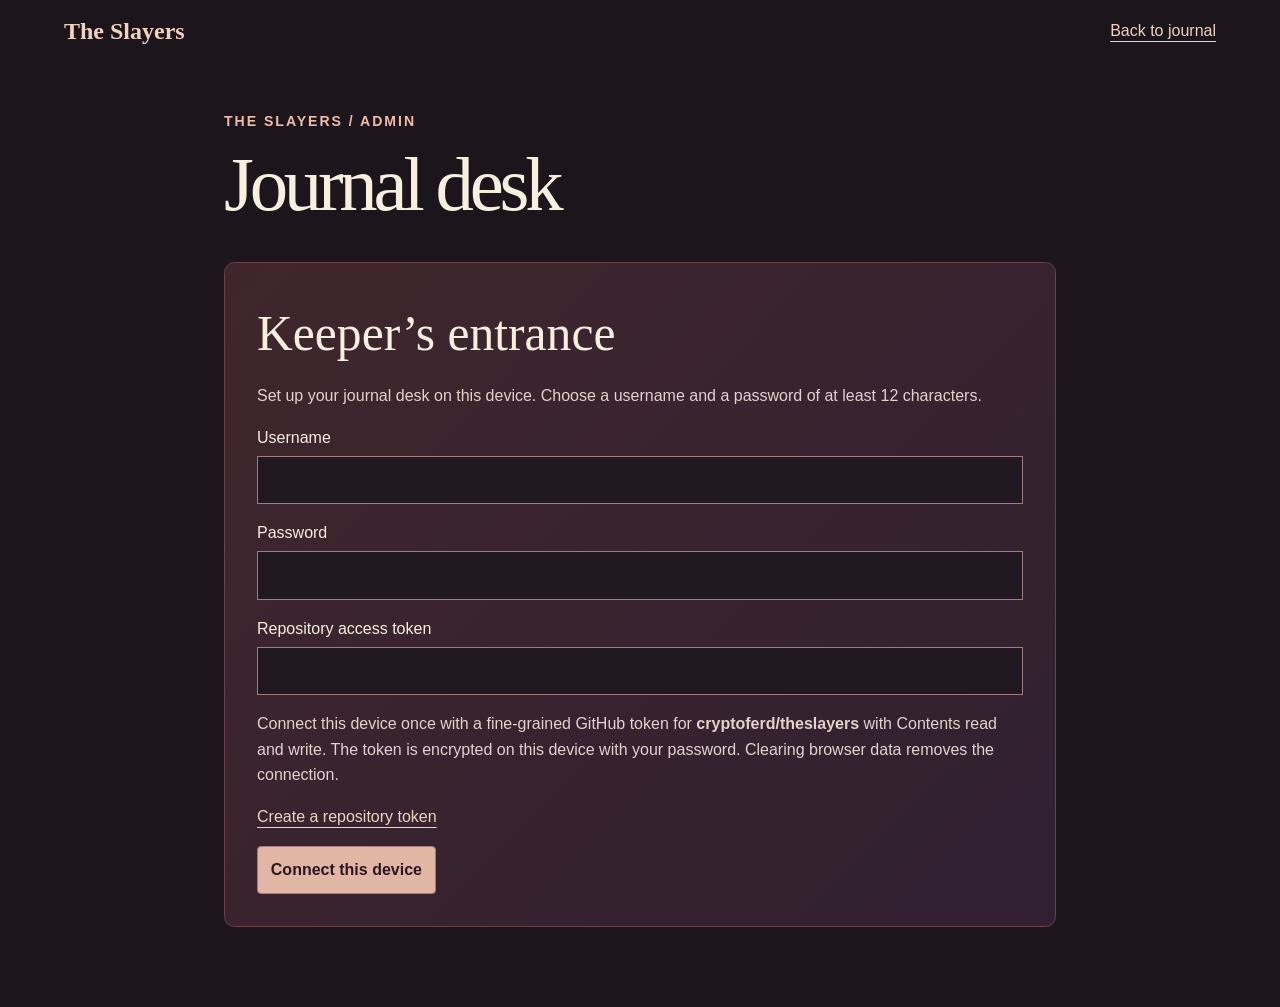
<file: admin/index.html>
<!doctype html>
<html lang="en"><head><meta charset="utf-8"><meta name="viewport" content="width=device-width,initial-scale=1">
<meta http-equiv="Content-Security-Policy" content="default-src 'self'; connect-src https://api.github.com; img-src 'self' blob:; object-src 'none'; base-uri 'none'; form-action 'none'">
<title>Journal desk | The Slayers</title><link rel="stylesheet" href="../style.css"><link rel="stylesheet" href="desk.css"><script src="desk.js" defer></script></head>
<body><header class="wrap"><a class="brand" href="../">The Slayers</a><a href="../">Back to journal</a></header>
<main class="wrap admin"><p class="eyebrow">The Slayers / Admin</p><h1>Journal desk</h1>
<form id="gate"><h2 id="heading">Keeper’s entrance</h2>
<p id="help"></p>
<label>Username<input id="name" required autocomplete="username" autocapitalize="none"></label>
<label>Password<input id="password" type="password" required autocomplete="current-password"></label>
<div id="setup" hidden><label>Repository access token<input id="token" type="password" autocomplete="off"></label>
<p>Connect this device once with a fine-grained GitHub token for <strong>cryptoferd/theslayers</strong> with Contents read and write. The token is encrypted on this device with your password. Clearing browser data removes the connection.</p>
<a href="https://github.com/settings/personal-access-tokens/new" target="_blank" rel="noreferrer">Create a repository token</a></div>
<button id="enter">Unlock desk</button></form>
<section id="desk" hidden><div class="toolbar"><p id="owner"></p><button id="lock">Lock desk</button></div>
<form id="editor"><h2>New entry</h2>
<label>Publish to<select id="kind"><option value="blog">Field notes</option><option value="gallery">Trail photos</option></select></label>
<label>Title<input id="title" required maxlength="160"></label>
<label><span id="bodyLabel">Field log</span><textarea id="body" required rows="5" maxlength="20000"></textarea></label>
<label>Photo <span id="optional">(optional)</span><input id="photo" type="file" accept="image/*"></label>
<img id="preview" hidden alt="Selected photo preview"><button id="remove" type="button" hidden>Remove photo</button>
<button id="publish">Publish entry</button></form></section>
<p id="notice" role="status" aria-live="polite"></p>
</main></body></html>
</file>
<file: style.css>
:root { color-scheme: dark; font: 100%/1.6 "Segoe UI", sans-serif; background: #1c151b; color: #f8efdf; }
* { box-sizing: border-box; }
body { margin: 0; }
.wrap { width: min(90%, 72rem); margin-inline: auto; }
header, footer, nav, .controls { display: flex; align-items: center; flex-wrap: wrap; gap: 1rem; }
header, footer { justify-content: space-between; padding-block: 1.1rem; }
nav { gap: clamp(.8rem, 3vw, 2rem); }
a { color: #efd3bf; text-underline-offset: .3em; }
nav a, .brand { text-decoration: none; }
a:hover { text-decoration: underline; color: white; }
.brand { font: bold 1.5rem Georgia, serif; }
.hero { padding-block: clamp(4rem, 9vw, 8rem); background-color: #39202c; background-image: linear-gradient(90deg,rgba(36,16,25,.97),rgba(62,25,37,.8) 42%,rgba(48,26,53,.4)),url("forest.jpg"); background-position: center 53%; background-size: cover; border-block: 1px solid #65505a; }
h1, h2 { font-family: Georgia, serif; font-weight: normal; line-height: 1.08; }
h1 { margin: .15em 0; font-size: clamp(4rem, 10vw, 8rem); letter-spacing: -.055em; }
h2 { margin: .25em 0 .45em; font-size: clamp(2rem, 4vw, 3.1rem); }
.eyebrow { font-size: .88rem; letter-spacing: .14em; text-transform: uppercase; font-weight: 650; color: #efbda9; margin: 0; }
.intro { font-size: clamp(1rem, 2vw, 1.23rem); }
.progress, .journal { display: grid; grid-template-columns: 1fr 1fr; gap: clamp(1rem, 4vw, 4rem); margin-block: 2rem; }
section { scroll-margin-top: 1rem; }
.progress, .journal section { padding: clamp(1.25rem, 4vw, 3rem); }
.progress { align-items: center; background: #392128; border: 1px solid #69424a; }
.journal section { background: #302232; border-top: 2px solid #926477; }
.journal section:last-child { background: #312225; border-color: #ad705c; }
.journal p:last-child { color: #dfceca; max-width: 38ch; }
.stats { min-width: 0; }
img { max-width: 100%; height: auto; display: block; }
.controls { margin-block: .85rem .45rem; }
button { font: inherit; cursor: pointer; background: #51343d; color: #fff4ea; border: 1px solid #a27a80; border-radius: .25rem; padding: .35rem .8rem; }
small { font-size: .875rem; color: #e2ccc8; }
footer { border-top: 1px solid #604553; }
:focus-visible { outline: 3px solid #ffc9aa; outline-offset: 4px; }
@media (max-width: 44rem) { .progress, .journal { grid-template-columns: 1fr; } }
.admin { max-width: 48rem; padding-block: 2rem 4rem; }
.admin h1 { font-size: clamp(2.6rem, 6vw, 5rem); }
.admin form { background: #35232e; padding: clamp(1.2rem, 4vw, 2rem); margin-block: 1rem; border: 1px solid #69424a; }
.admin label { display: block; margin-block: 1rem; }
.admin [hidden] { display: none; }
.admin input, .admin select, .admin textarea { display: block; width: 100%; margin-top: .35rem; padding: .65rem; background: #211920; color: #fff4ea; border: 1px solid #a27a80; font: inherit; }
.admin button:disabled { opacity: .65; }
.journal article { border-top: 1px solid #755562; overflow-wrap: anywhere; }
.journal article p { white-space: pre-wrap; }
.admin-login { background: #35232e; border: 1px solid #69424a; padding: clamp(1.2rem, 4vw, 2rem); }
.login-link { display: inline-block; background: #51343d; padding: .8rem 1.2rem; border: 1px solid #a27a80; border-radius: .25rem; }
.admin-login details { margin-top: 1.4rem; }
.admin-login summary { cursor: pointer; }
</file>
<file: admin/desk.css>
.admin {max-width:52rem}
.admin > .eyebrow {margin-top:1rem}
.admin h1 {margin-bottom:.45em}
.admin form {border-radius:.65rem;background:linear-gradient(135deg,#40262c,#302032)}
.admin form button {margin-top:1rem}
#enter,#publish {background:#e1b6a5;color:#2b1721;font-weight:650;min-height:48px}
.toolbar {display:flex;justify-content:space-between;align-items:center;gap:1rem}
#preview {max-height:22rem;max-width:100%;object-fit:contain;border-radius:.4rem}
#photo {padding:.75rem}
#photo::file-selector-button {font:inherit;padding:.4rem;margin-right:.8rem}
#setup p,#help {color:#e4d2cd}
#notice:not(:empty) {border-left:3px solid #c78e76;padding:.7rem 1rem;background:#33252c}
</file>
